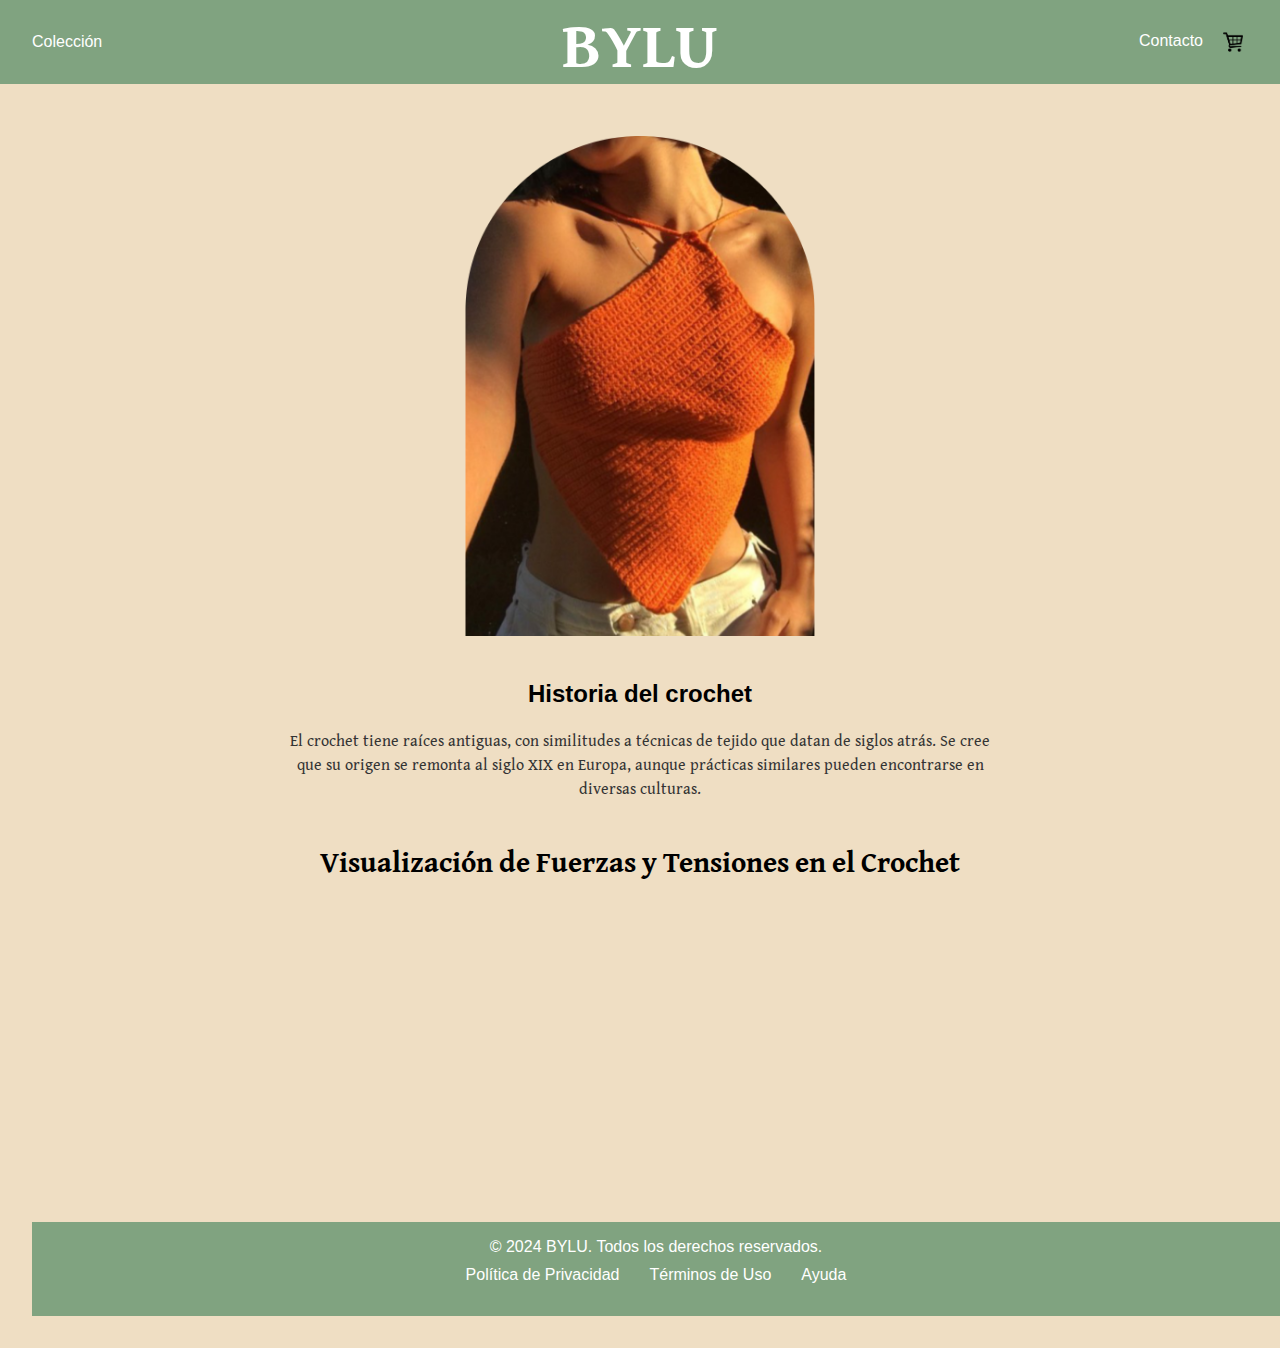
<file: proyecto final lu/inicio/index.html>
<!DOCTYPE html>
<html lang="en">
<head>
    <meta charset="UTF-8">
    <meta name="viewport" content="width=device-width, initial-scale=1.0">
    <title>Made BYLU</title>
    <link rel="icon" type="image/x-icon" href="favicon.ico">
    <link rel="stylesheet" href="estilo.css">
    <link rel="preconnect" href="https://fonts.googleapis.com">
    <link rel="preconnect" href="https://fonts.gstatic.com" crossorigin>
    <link href="https://fonts.googleapis.com/css2?family=Gentium+Book+Plus:ital,wght@0,400;0,700;1,400;1,700&display=swap" rel="stylesheet">
</head>
<body>
    <!-- Navbar // barra de menu -->
    <nav class="navbar">
        <ul class="nav-left">
            <li><a href="../Coleccion/coleccion.html">Colección</a></li>
        </ul>

        <div class="logo">
            <a href="index.html">BYLU</a>
        </div>

        <ul class="nav-right">
            <li><a href="#">Contacto</a></li>
            <li><a href="#"><img src="carrito.png" alt="Carrito" class="cart-icon"></a></li>
        </ul>
    </nav>

    <div class="container">
        <!-- contenido principal -->
        <div class="image-text">
            <img src="foto1.png" alt="foto">
            <h2>Historia del crochet</h2>
            <p>El crochet tiene raíces antiguas, con similitudes a técnicas de tejido que datan de siglos atrás. Se cree que su origen se remonta al siglo XIX en Europa, aunque prácticas similares pueden encontrarse en diversas culturas.</p>
        <!-- sección del video -->
        <div class="video-section">
            <h4>Visualización de Fuerzas y Tensiones en el Crochet</h4>
            <iframe width="560" height="315" src="https://www.youtube.com/embed/bDOJaYCESSQ" title="YouTube video player" frameborder="0" allow="accelerometer; autoplay; clipboard-write; encrypted-media; gyroscope; picture-in-picture" allowfullscreen></iframe>
        </div>
    </div>

    <!-- Pie de página -->
    <footer class="footer">
        <p>&copy; 2024 BYLU. Todos los derechos reservados.</p>
        <ul class="footer-links">
            <li><a href="#">Política de Privacidad</a></li>
            <li><a href="#">Términos de Uso</a></li>
            <li><a href="#">Ayuda</a></li>
        </ul>
    </footer>
</body>
</html>
</file>
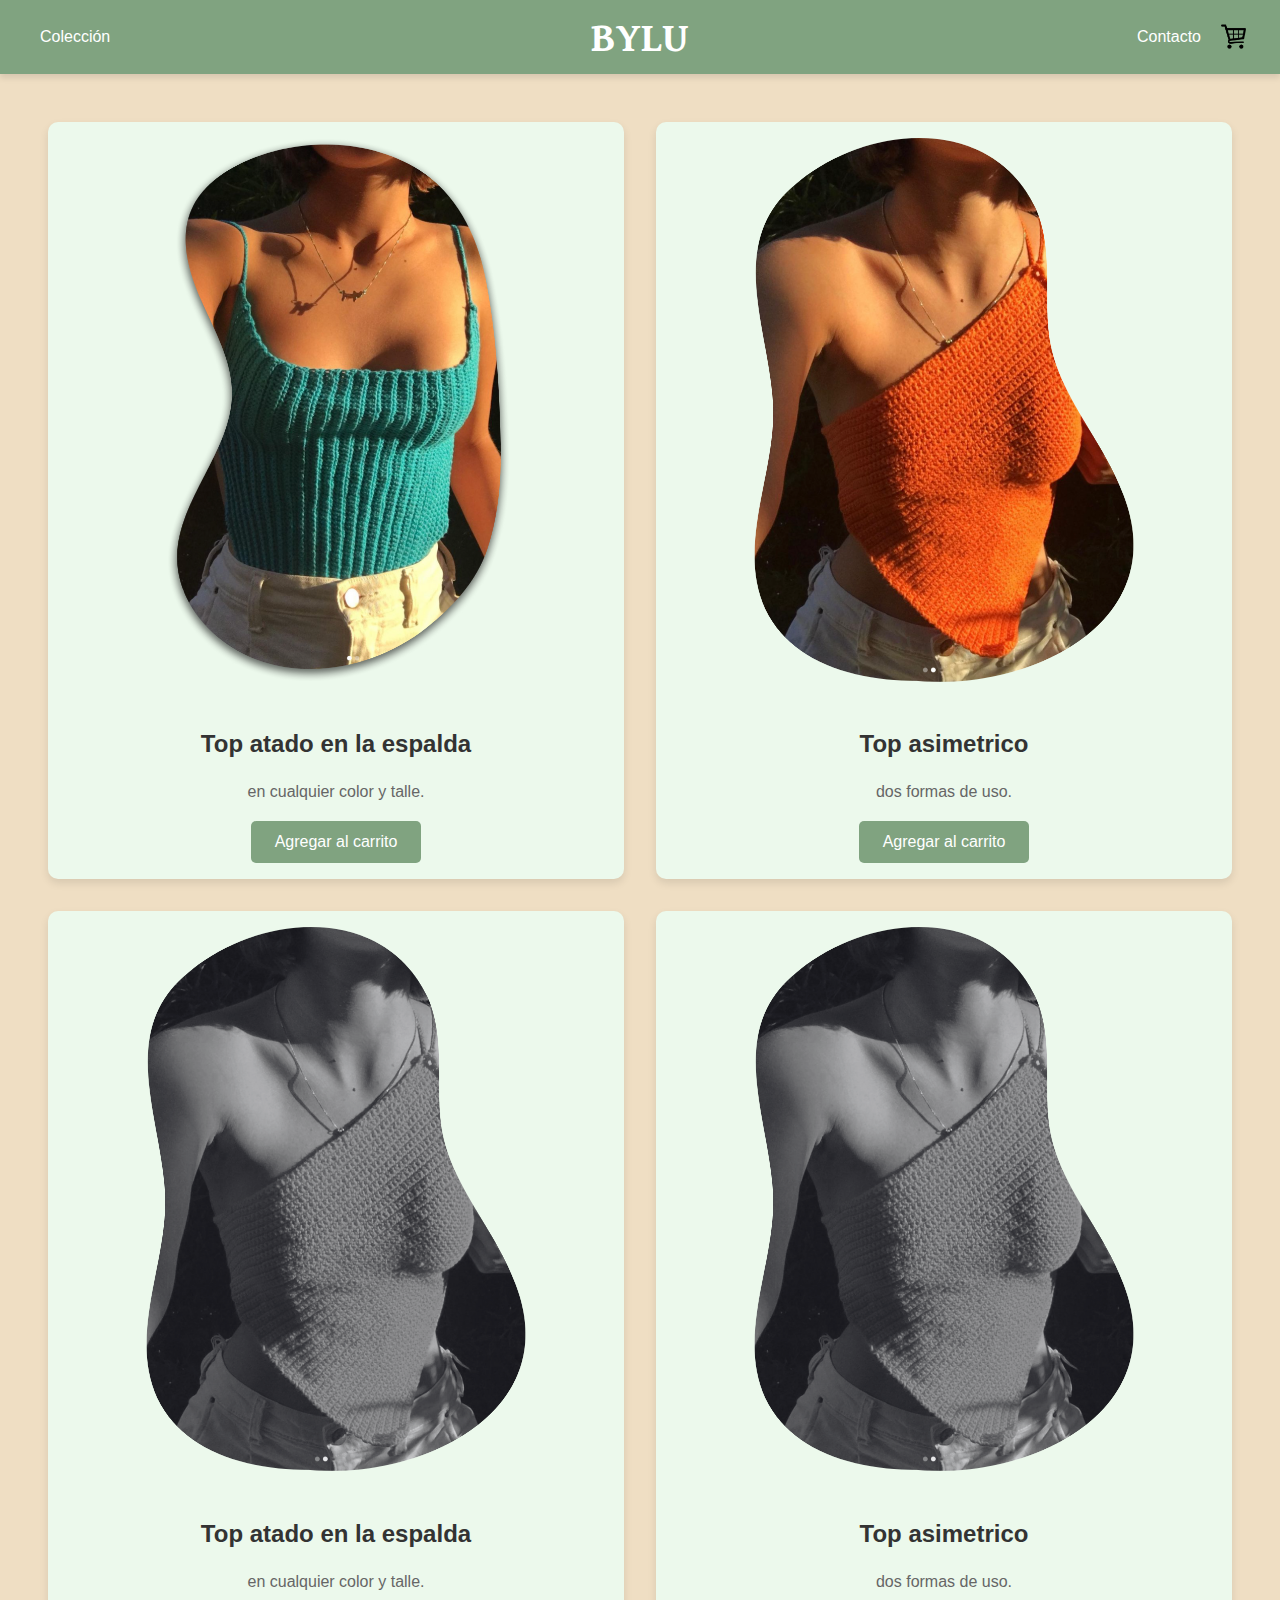
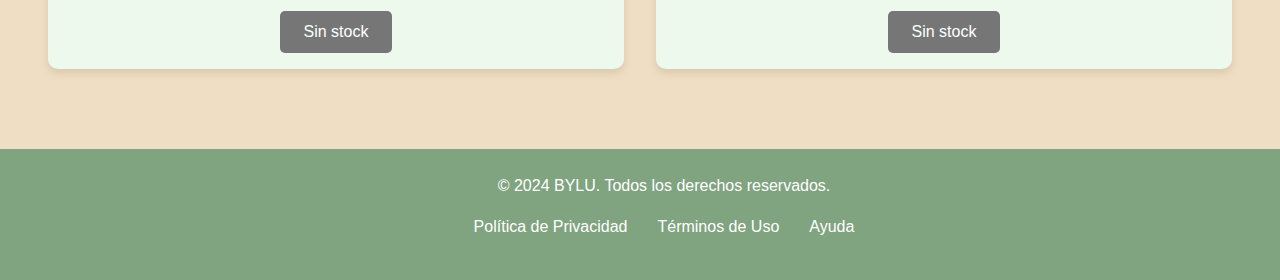
<file: proyecto final lu/Coleccion/coleccion.html>
<!DOCTYPE html>
<html lang="en">
<head>
    <meta charset="UTF-8">
    <meta name="viewport" content="width=device-width, initial-scale=1.0">
    <title>BYLU Colección</title>
    <link rel="icon" type="image/x-icon" href="favicon.ico">
    <link rel="stylesheet" href="estiloColceccioin.css">
    <link rel="preconnect" href="https://fonts.googleapis.com">
    <link rel="preconnect" href="https://fonts.gstatic.com" crossorigin>
    <link href="https://fonts.googleapis.com/css2?family=Gentium+Book+Plus:ital,wght@0,400;0,700;1,400;1,700&display=swap" rel="stylesheet">
</head>
<body>
    <!-- Navbar // barra de menu -->
    <nav class="navbar">
        <ul class="nav-left">
            <li><a href="coleccion.html">Colección</a></li>
        </ul>

        <div class="logo">
            <a href="../inicio/index.html">BYLU</a>
        </div>

        <ul class="nav-right">
            <li><a href="#">Contacto</a></li>
            <li><a href="#"><img src="carrito.png" alt="Carrito" class="cart-icon"></a></li>
        </ul>
    </nav>

     <!-- Productos -->
     <div class="productos">
        <div class="producto">
            <img src="foto2.png" alt="Producto 1" class="producto-img">
            <h2>Top atado en la espalda</h2>
            <p>en cualquier color y talle.</p>
            <button class="agregar-carrito">Agregar al carrito</button>
        </div>

        <div class="producto">
            <img src="foto3.png" alt="Producto 2" class="producto-img">
            <h2>Top asimetrico</h2>
            <p>dos formas de uso.</p>
            <button class="agregar-carrito">Agregar al carrito</button>
        </div>

        <div class="producto">
            <img src="foto3BN.png" alt="Producto 3" class="producto-img">
            <h2>Top atado en la espalda</h2>
            <p>en cualquier color y talle.</p>
            <button class="agregar-carrito-sin-stock">Sin stock</button>
        </div>

        <div class="producto">
            <img src="foto3BN.png" alt="Producto 4" class="producto-img">
            <h2>Top asimetrico</h2>
            <p>dos formas de uso.</p>
            <button class="agregar-carrito-sin-stock">Sin stock</button>
        </div>
    </div>

    <!-- Pie de página -->
    <footer class="footer">
        <p>&copy; 2024 BYLU. Todos los derechos reservados.</p>
        <ul class="footer-links">
            <li><a href="#">Política de Privacidad</a></li>
            <li><a href="#">Términos de Uso</a></li>
            <li><a href="#">Ayuda</a></li>
        </ul>
    </footer>
</body>
</html>
</file>
<file: proyecto final lu/inicio/estilo.css>
/* Estilos generales */
body {
    background-color: #EFDEC3;
    font-family: Arial, sans-serif;
    margin: 0;
    padding: 0;
    box-sizing: border-box;
}

/* Navbar */
.navbar {
    background-color: #80A380;
    padding: 2rem;
    display: flex;
    justify-content: space-between;
    align-items: center;
    position: relative;
}

/* Estilo para el logo centrado */
.navbar .logo {
    position: absolute;
    left: 50%;
    transform: translateX(-50%);
}

.navbar .logo a {
    font-family: "Gentium Book Plus", serif; /* Aquí aplicas la fuente */
    font-size: 4rem;
    font-weight: 700; /* Puedes cambiar esto a 400 si prefieres el estilo normal */
    color: #fff;
    text-decoration: none;
    font-style: normal; /* Puedes cambiar esto a italic si prefieres cursiva */
    position: absolute;
    left: 50%;
    transform: translateX(-50%);
}

.logo{
    margin-bottom: 7%;
}

/* Navegación izquierda */
.nav-left {
    list-style: none;
    display: flex;
    margin: 0;
    padding: 0;
}

.nav-left li a {
    color: #fff;
    text-decoration: none;
    font-size: 1rem;
    transition: color 0.3s;
}

.nav-left li a:hover {
    color: #044a41;
}

/* Navegación derecha */
.nav-right {
    list-style: none;
    display: flex;
    margin: 0;
    padding: 0;
}

.nav-right li {
    margin-left: 20px;
}

.nav-right li a {
    color: #fff;
    text-decoration: none;
    font-size: 1rem;
    transition: color 0.3s;
    display: flex;
    align-items: center;
}

.nav-right li a:hover {
    color: #044a41;
}

/* Icono del carrito */
.cart-icon {
    width: 20px;
    height: 20px;
    margin-right: 5px;
}

/* Pie de página */
.footer {
    background-color: #80A380;
    color: #fff;
    text-align: center;
    padding: 1rem;
    position: relative;
    width: 100%;
    bottom: 0;
}

.footer p {
    margin: 0;
}

.footer-links {
    list-style: none;
    padding: 0;
    display: flex;
    justify-content: center;
    margin-top: 10px;
}

.footer-links li {
    margin: 0 15px;
}

.footer-links li a {
    color: #fff;
    text-decoration: none;
    transition: color 0.3s;
}

.footer-links li a:hover {
    color: #044a41;
}

/* Contenedor principal */
.container {
    min-height: 80vh; /* Para dar espacio suficiente entre el header y el footer */
    padding: 2rem;
}

/* Estilo para centrar la imagen y colocar el texto debajo */
.image-text {
    text-align: center; /* Centrar contenido */
    margin-top: 20px; /* Añadir un poco de margen superior */
}

.image-text img {
    width: 500px; /* Tamaño de la imagen */
    height: auto; /* Mantener la proporción de la imagen */
    margin-bottom: 20px; /* Espacio entre la imagen y el texto */
}

.image-text p {
    font-family: "Gentium Book Plus", serif;
    font-size: 1rem;
    line-height: 1.5;
    color: #333;
    margin: 0 auto;
    max-width: 700px; /* Limitar el ancho del texto para mejorar legibilidad */
}

/* Estilo para la sección del video */
.video-section {
    text-align: center; /* Centrar el título y el video */
    margin-top: 40px; /* Separar del contenido anterior */
}

.video-section h4 {
    font-family: "Gentium Book Plus", serif;
    font-size: 1.8rem;
    margin-bottom: 20px; /* Espacio entre el título y el video */
}

.video-section iframe {
    width: 100%;
    max-width: 560px; /* Ajusta el tamaño del video */
    height: 315px;
    border: none;
    margin: 0 auto;
}
</file>
<file: proyecto final lu/Coleccion/estiloColceccioin.css>
/* Estilos generales */
body {
    background-color: #EFDEC3;
    font-family: Arial, sans-serif;
    margin: 0;
    padding: 0;
    box-sizing: border-box;
    line-height: 1.6;
    color: #333;
}

/* Navbar */
.navbar {
    background-color: #80A380;
    padding: 1.5rem;
    display: flex;
    justify-content: space-between;
    align-items: center;
    position: relative;
    box-shadow: 0 4px 6px rgba(0, 0, 0, 0.1);
}

/* Estilo para el logo centrado */
.navbar .logo {
    position: absolute;
    left: 50%;
    transform: translateX(-50%);
}

.navbar .logo a {
    font-family: "Gentium Book Plus", serif;
    font-size: 2.5rem;
    font-weight: 700;
    color: #fff;
    text-decoration: none;
}

.logo {
    margin-bottom: 0;
}

/* Navegación izquierda */
.nav-left {
    list-style: none;
    display: flex;
    margin: 0;
    padding: 0;
}

.nav-left li a {
    color: #fff;
    text-decoration: none;
    font-size: 1rem;
    padding: 0.5rem 1rem;
    border-radius: 5px;
    transition: background-color 0.3s ease;
}

.nav-left li a:hover {
    background-color: #6e8d6e;
}

/* Navegación derecha */
.nav-right {
    list-style: none;
    display: flex;
    margin: 0;
    padding: 0;
}

.nav-right li {
    margin-left: 20px;
}

.nav-right li a {
    color: #fff;
    text-decoration: none;
    font-size: 1rem;
    display: flex;
    align-items: center;
}

.nav-right li a:hover {
    color: #044a41;
}

/* Icono del carrito */
.cart-icon {
    width: 25px;
    height: 25px;
    margin-right: 10px;
}

/* Sección de productos */
.productos {
    display: grid;
    grid-template-columns: repeat(2, 1fr);
    gap: 2rem;
    padding: 3rem;
    max-width: 1200px;
    margin: 0 auto;
}

.producto {
    background-color: #ecf9ec;
    border-radius: 10px;
    box-shadow: 0 4px 8px rgba(0, 0, 0, 0.1);
    padding: 1rem;
    text-align: center;
    transition: transform 0.3s ease, box-shadow 0.3s ease;
}

.producto:hover {
    transform: translateY(-5px);
    box-shadow: 0 8px 16px rgba(0, 0, 0, 0.2);
}

.producto-img {
    max-width: 100%;
    border-radius: 10px;
    margin-bottom: 1rem;
}

.producto h2 {
    font-size: 1.5rem;
    color: #333;
    margin-bottom: 0.5rem;
}

.producto p {
    font-size: 1rem;
    color: #666;
    margin-bottom: 1rem;
}

.agregar-carrito {
    background-color: #80A380;
    color: #fff;
    border: none;
    padding: 0.75rem 1.5rem;
    border-radius: 5px;
    font-size: 1rem;
    cursor: pointer;
    transition: background-color 0.3s ease;
}

.agregar-carrito:hover {
    background-color: #6e8d6e;
}

.agregar-carrito-sin-stock{
    background-color: #767676;
    color: #fff;
    border: none;
    padding: 0.75rem 1.5rem;
    border-radius: 5px;
    font-size: 1rem;
    cursor: pointer;
    transition: background-color 0.3s ease;
}

/* Pie de página */
.footer {
    background-color: #80A380;
    color: #fff;
    text-align: center;
    padding: 1.5rem;
    position: relative;
    bottom: 0;
    width: 100%;
    margin-top: 2rem;
}

.footer p {
    margin: 0;
}

.footer-links {
    list-style: none;
    padding: 0;
    display: flex;
    justify-content: center;
    margin-top: 1rem;
}

.footer-links li {
    margin: 0 15px;
}

.footer-links li a {
    color: #fff;
    text-decoration: none;
    font-size: 1rem;
    transition: color 0.3s ease;
}

.footer-links li a:hover {
    color: #044a41;
}
</file>
